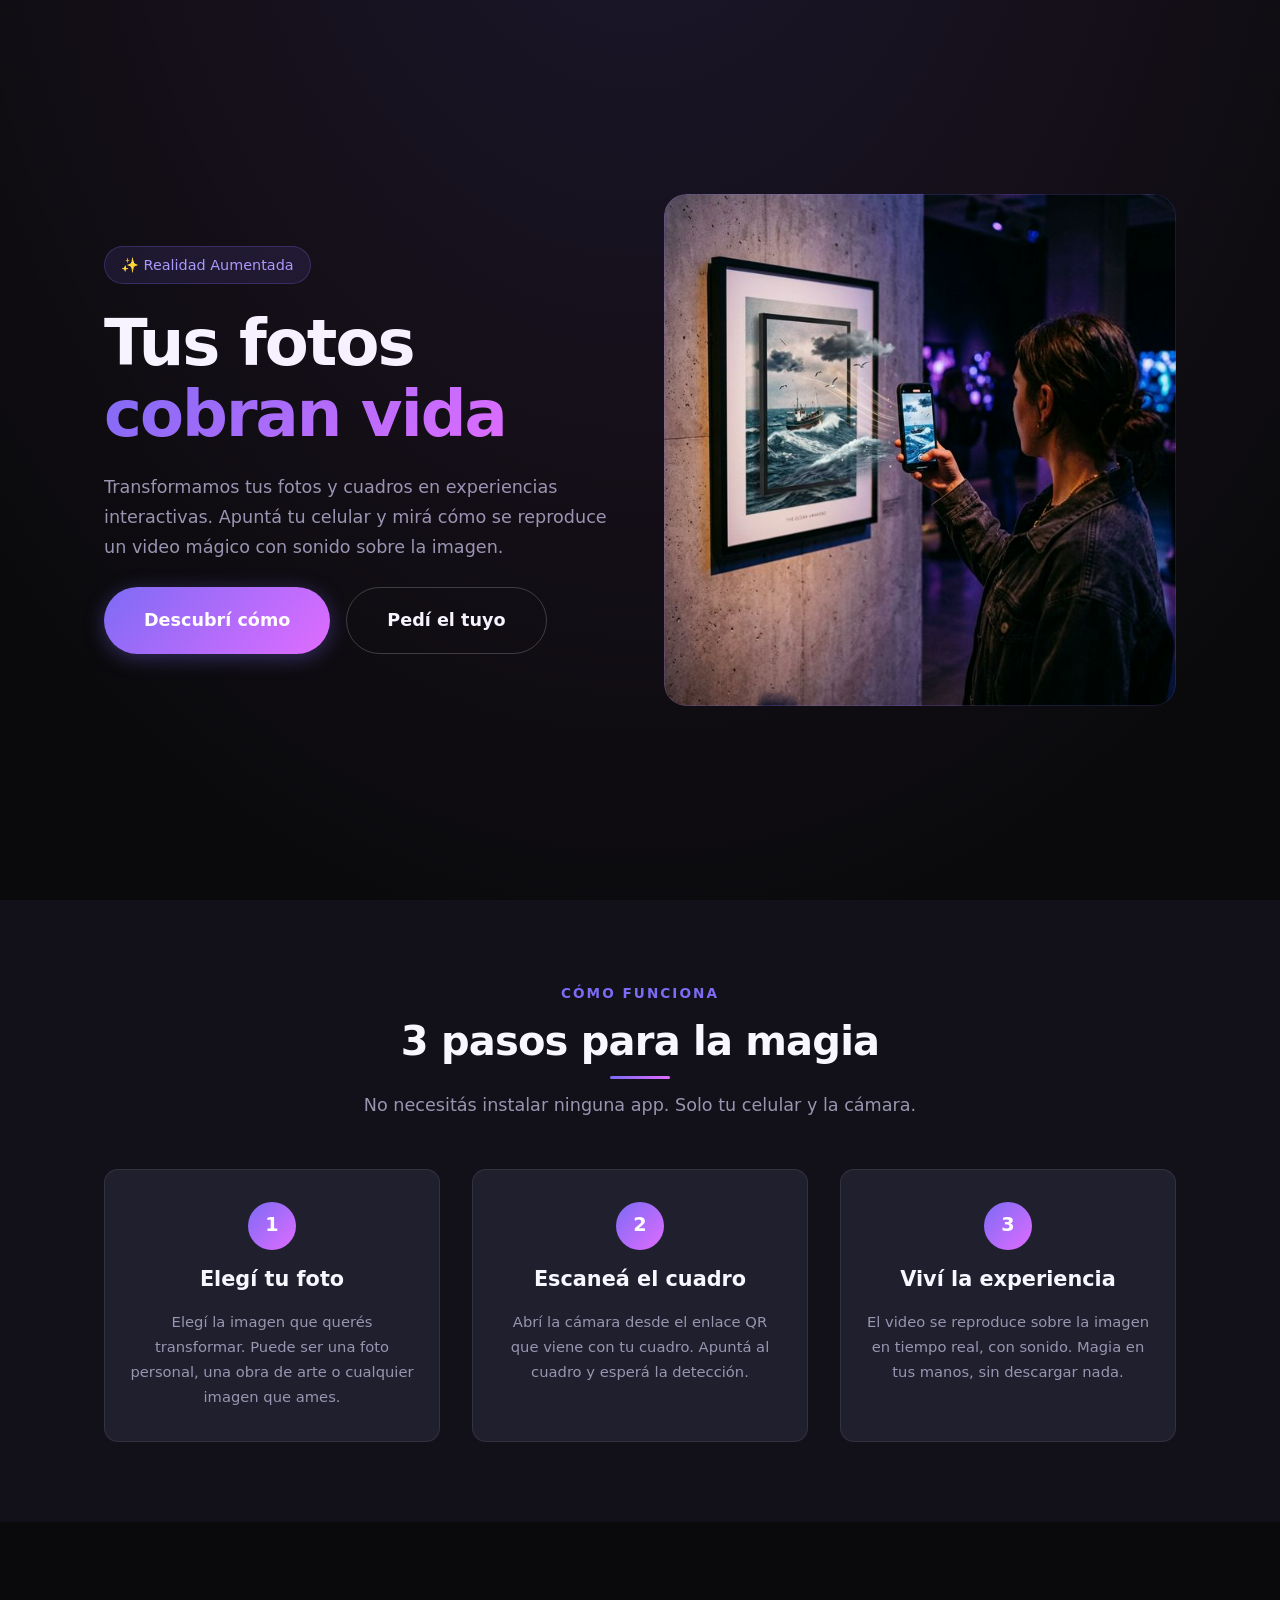
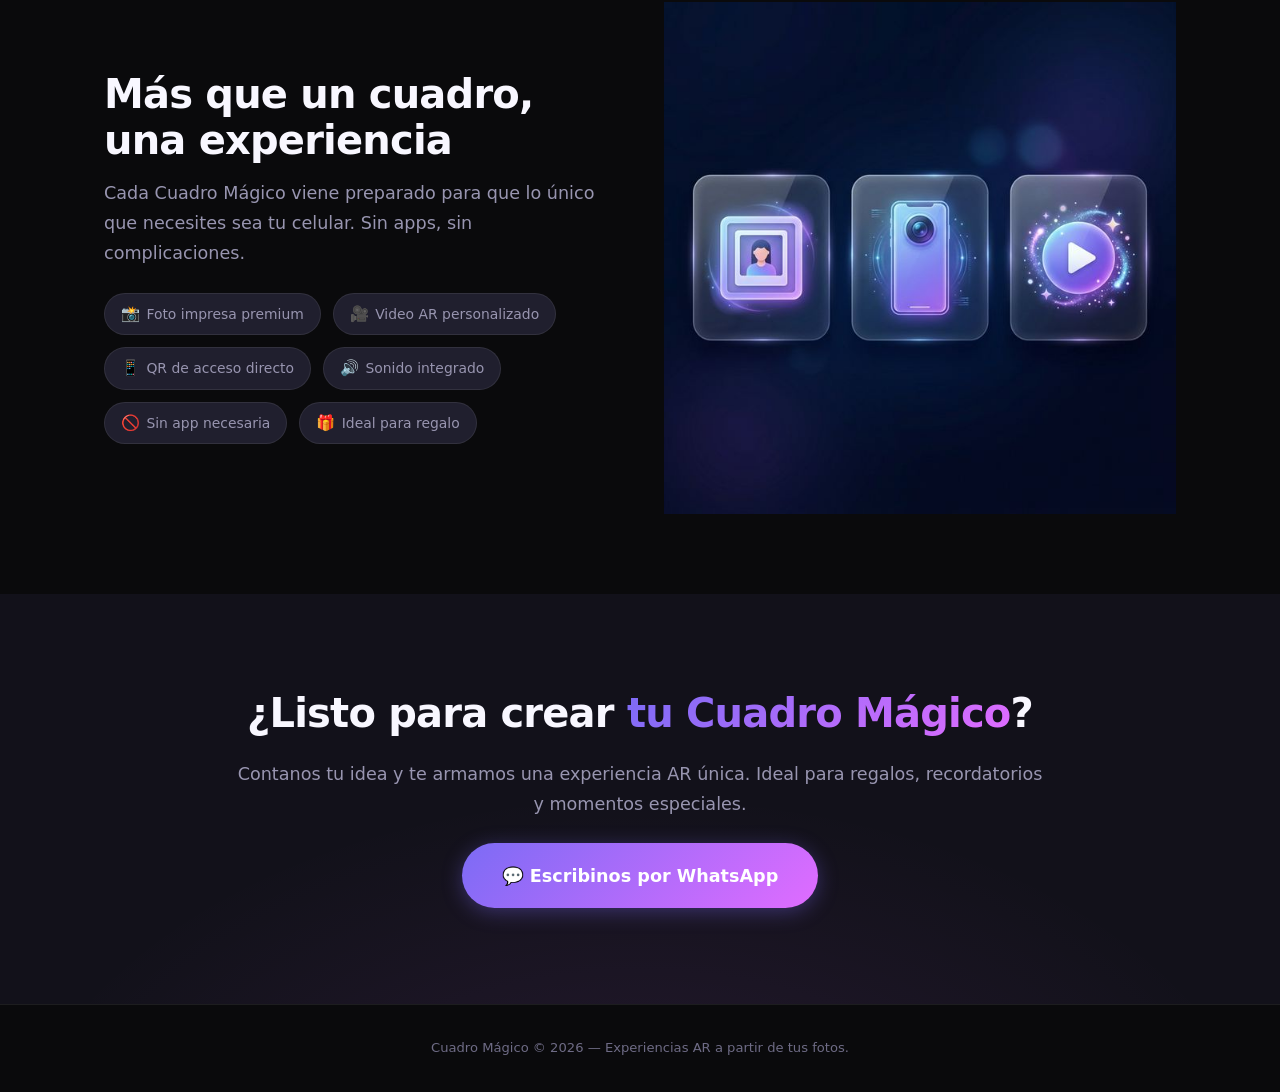
<file: index.html>
<!DOCTYPE html>
<html lang="es">
  <head>
    <meta charset="UTF-8">
    <meta name="viewport" content="width=device-width, initial-scale=1">
    <title>Cuadro Mágico — Tus fotos cobran vida con Realidad Aumentada</title>
    <meta name="description" content="Transformamos tus fotos favoritas en experiencias de Realidad Aumentada. Apuntá tu celular al cuadro y mirá cómo cobra vida con video y sonido.">
    <link rel="stylesheet" href="./css/main.css">
  </head>

  <body>

    <!-- =====================================================
         HERO
         ===================================================== -->
    <section id="hero" class="rhythm--xl">
      <div class="frame--lg flow--md">

        <div class="cols-1 md:cols-2 gap-xl gy-center">

          <div class="stack--lg">
            <span class="hero-badge">✨ Realidad Aumentada</span>
            <h1>Tus fotos <span class="accent">cobran vida</span></h1>
            <p>Transformamos tus fotos y cuadros en experiencias interactivas. Apuntá tu celular y mirá cómo se reproduce un video mágico con sonido sobre la imagen.</p>
            <div class="f-row f-wrap gap-sm">
              <a href="#como-funciona" class="btn btn--primary btn--lg">Descubrí cómo</a>
              <a href="#cta-final" class="btn btn--outline btn--lg">Pedí el tuyo</a>
            </div>
          </div>

          <div class="hero-img-wrapper">
            <img src="./img/hero-ar-demo.png" alt="Demo de Cuadro Mágico AR: un celular escaneando un cuadro y reproduciendo video en realidad aumentada" loading="eager">
          </div>

        </div>

      </div>
    </section>

    <!-- =====================================================
         CÓMO FUNCIONA
         ===================================================== -->
    <section id="como-funciona" class="rhythm--lg">
      <div class="frame--lg flow--lg">

        <div class="stack--sm text-center maxw-md">
          <span class="section-label">Cómo funciona</span>
          <h2>3 pasos para la magia</h2>
          <hr class="divider" style="margin-inline: auto;">
          <p>No necesitás instalar ninguna app. Solo tu celular y la cámara.</p>
        </div>

        <div class="cols-1 md:cols-3 gap-lg">

          <div class="step-card stack--md">
            <span class="step-number">1</span>
            <h3>Elegí tu foto</h3>
            <p>Elegí la imagen que querés transformar. Puede ser una foto personal, una obra de arte o cualquier imagen que ames.</p>
          </div>

          <div class="step-card stack--md">
            <span class="step-number">2</span>
            <h3>Escaneá el cuadro</h3>
            <p>Abrí la cámara desde el enlace QR que viene con tu cuadro. Apuntá al cuadro y esperá la detección.</p>
          </div>

          <div class="step-card stack--md">
            <span class="step-number">3</span>
            <h3>Viví la experiencia</h3>
            <p>El video se reproduce sobre la imagen en tiempo real, con sonido. Magia en tus manos, sin descargar nada.</p>
          </div>

        </div>

      </div>
    </section>

    <!-- =====================================================
         QUÉ INCLUYE
         ===================================================== -->
    <section id="experiencia" class="rhythm--lg">
      <div class="frame--lg flow--lg">

        <div class="cols-1 md:cols-2 gap-xl gy-center">

          <div class="stack--md">
            <h2>Más que un cuadro, una experiencia</h2>
            <p>Cada Cuadro Mágico viene preparado para que lo único que necesites sea tu celular. Sin apps, sin complicaciones.</p>

            <div class="f-row f-wrap gap-xs" style="margin-top: 1.5rem;">
              <span class="feature-pill"><span class="pill-icon">📸</span> Foto impresa premium</span>
              <span class="feature-pill"><span class="pill-icon">🎥</span> Video AR personalizado</span>
              <span class="feature-pill"><span class="pill-icon">📱</span> QR de acceso directo</span>
              <span class="feature-pill"><span class="pill-icon">🔊</span> Sonido integrado</span>
              <span class="feature-pill"><span class="pill-icon">🚫</span> Sin app necesaria</span>
              <span class="feature-pill"><span class="pill-icon">🎁</span> Ideal para regalo</span>
            </div>
          </div>

          <div class="hero-img-wrapper">
            <img src="./img/steps-icons.png" alt="Características del Cuadro Mágico: foto premium, video AR, QR y sonido" loading="lazy">
          </div>

        </div>

      </div>
    </section>

    <!-- =====================================================
         CTA FINAL
         ===================================================== -->
    <section id="cta-final" class="rhythm--xl">
      <div class="frame--md flow--md" style="position: relative; z-index: 1;">
        <div class="stack--lg text-center maxw-md">
          <h2>¿Listo para crear <span class="accent">tu Cuadro Mágico</span>?</h2>
          <p>Contanos tu idea y te armamos una experiencia AR única. Ideal para regalos, recordatorios y momentos especiales.</p>
          <div>
            <a href="https://wa.me/" class="btn btn--primary btn--lg">💬 Escribinos por WhatsApp</a>
          </div>
        </div>
      </div>
    </section>

    <!-- =====================================================
         FOOTER
         ===================================================== -->
    <footer>
      <div class="frame--lg">
        <p>Cuadro Mágico © 2026 — Experiencias AR a partir de tus fotos.</p>
      </div>
    </footer>

  </body>
</html>


<!-- =====================================================
- En algun momento tiene que dejar de escanear y dar la opcion de volver a escaner
cuando se reproducio el video por completo
- Tine que haber una seccion de controles, como:
  - Boton de play/pause
  - Boton de stop
  - Boton de mute/unmute
  - Boton de pantalla completa
  - Boton de volver a escanear
  - Descargar video
  - Descargar foto
  - Salir de la experiencia
  - Compartir experiencia
  - Boton de ayuda
===================================================== -->
</file>
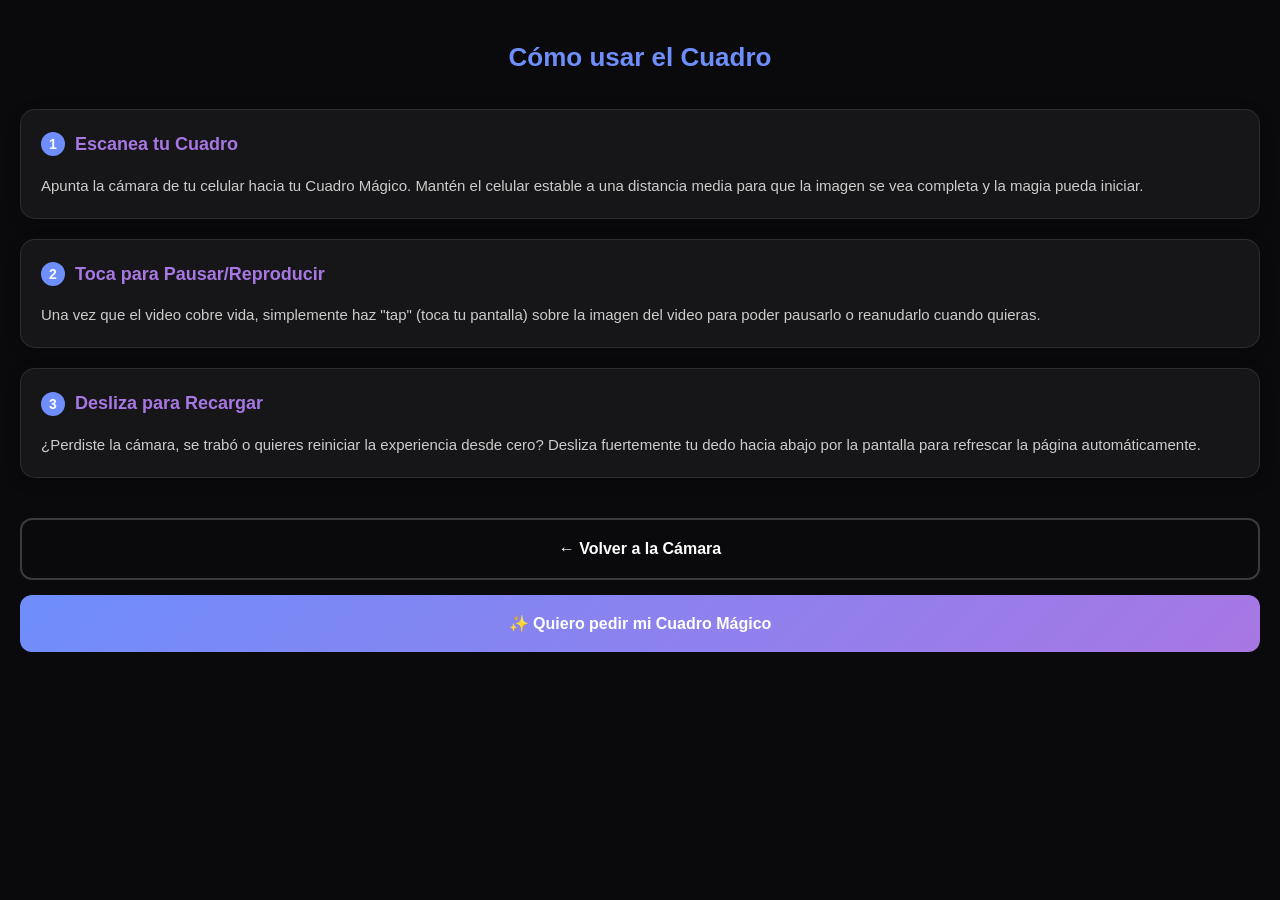
<file: ayuda.html>
<!DOCTYPE html>
<html lang="es">
<head>
  <meta charset="UTF-8">
  <title>Ayuda — Cuadro Mágico</title>
  <meta name="viewport" content="width=device-width, initial-scale=1, maximum-scale=1">
  <style>
    body { 
        font-family: 'Segoe UI', Tahoma, Verdana, sans-serif; background: #0a0a0c; color: #fff; margin: 0; padding: 20px; line-height: 1.6; 
    }
    h1 { color: #6e8efb; text-align: center; font-size: 26px; margin-bottom: 30px; }
    .card { 
        background: rgba(255,255,255,0.05); border: 1px solid rgba(255,255,255,0.1); 
        padding: 20px; border-radius: 15px; margin-bottom: 20px; box-shadow: 0 4px 15px rgba(0,0,0,0.2);
    }
    h2 { font-size: 18px; color: #a777e3; margin-top: 0; display: flex; align-items: center; gap: 10px; }
    h2 span { background: #6e8efb; color: #fff; width: 24px; height: 24px; border-radius: 50%; display: inline-flex; justify-content: center; align-items: center; font-size: 14px; }
    p { margin: 0; color: #ccc; font-size: 15px; }
    
    .footer-actions { margin-top: 40px; }
    .btn { 
        display: block; width: 100%; text-align: center; padding: 16px; 
        background: linear-gradient(135deg, #6e8efb, #a777e3); color: white; 
        text-decoration: none; border-radius: 12px; font-weight: bold; margin-bottom: 15px; box-sizing: border-box; 
    }
    .btn-secondary { background: transparent; border: 2px solid rgba(255,255,255,0.2); color: #fff; }
  </style>
</head>
<body>
  <h1>Cómo usar el Cuadro</h1>
  
  <div class="card">
    <h2><span>1</span> Escanea tu Cuadro</h2>
    <p>Apunta la cámara de tu celular hacia tu Cuadro Mágico. Mantén el celular estable a una distancia media para que la imagen se vea completa y la magia pueda iniciar.</p>
  </div>
  
  <div class="card">
    <h2><span>2</span> Toca para Pausar/Reproducir</h2>
    <p>Una vez que el video cobre vida, simplemente haz "tap" (toca tu pantalla) sobre la imagen del video para poder pausarlo o reanudarlo cuando quieras.</p>
  </div>
  
  <div class="card">
    <h2><span>3</span> Desliza para Recargar</h2>
    <p>¿Perdiste la cámara, se trabó o quieres reiniciar la experiencia desde cero? Desliza fuertemente tu dedo hacia abajo por la pantalla para refrescar la página automáticamente.</p>
  </div>
  
  <div class="footer-actions">
    <a href="javascript:history.back()" class="btn btn-secondary">← Volver a la Cámara</a>
    <a href="index.html" class="btn">✨ Quiero pedir mi Cuadro Mágico</a>
  </div>
</body>
</html>
</file>
<file: css/main.css>
@import "./base/starter.css";
@import "./base/ui-kit.css";
@import "./base/styles.css";
</file>
